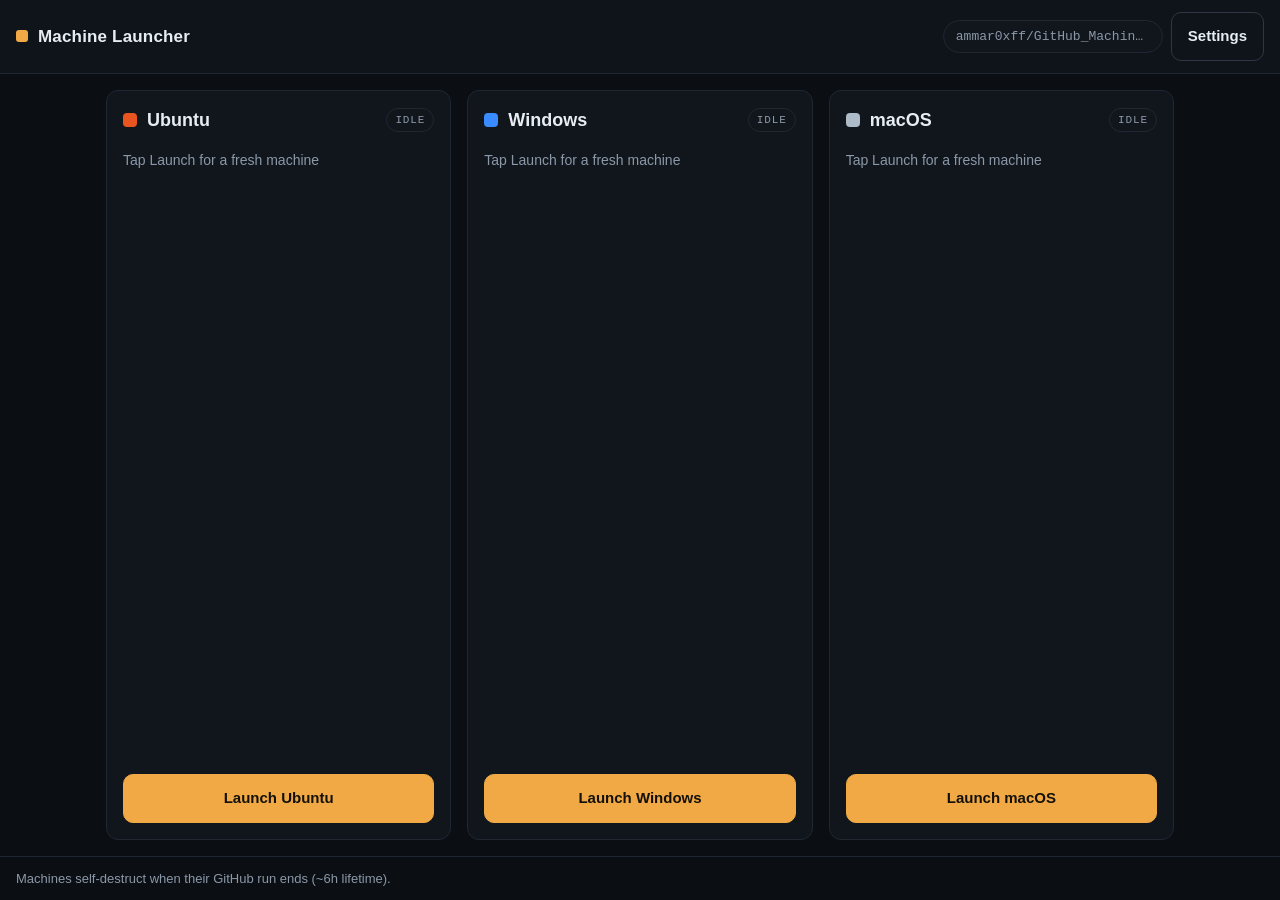
<file: app/index.html>
<!doctype html>
<html lang="en">
  <head>
    <meta charset="utf-8" />
    <meta name="viewport" content="width=device-width, initial-scale=1, viewport-fit=cover" />
    <title>Machine Launcher</title>
    <meta name="description" content="One-tap temporary Ubuntu, Windows and macOS machines. Terminal and desktop straight from a browser." />
    <meta name="theme-color" content="#0b0f14" />
    <link rel="manifest" href="manifest.webmanifest" />
    <link rel="icon" href="icon.svg" type="image/svg+xml" />
    <link rel="stylesheet" href="styles.css" />
  </head>
  <body>
    <header class="topbar">
      <div class="brand">
        <span class="launcher-dot" aria-hidden="true"></span>
        <h1>Machine Launcher</h1>
      </div>
      <div class="topbar-side">
        <code id="repo-chip" class="repo-chip">owner/repo</code>
        <button id="settings-btn" class="btn ghost" aria-label="Open settings">Settings</button>
      </div>
    </header>

    <main id="machines" class="machines" aria-busy="false"></main>

    <footer class="foot">
      <span>Machines self-destruct when their GitHub run ends (~6h lifetime).</span>
      <span id="lastsync" class="muted"></span>
    </footer>

    <div id="overlay" class="overlay hidden"></div>

    <aside id="settings" class="sheet" role="dialog" aria-modal="true" aria-hidden="true" aria-labelledby="settings-title">
      <div class="sheet-head">
        <h2 id="settings-title">Settings</h2>
        <button id="sheet-close" class="btn ghost chip" aria-label="Close settings">&times;</button>
      </div>

      <label class="field">
        <span>Repository</span>
        <input id="set-repo" class="input" type="text" autocapitalize="off" spellcheck="false" placeholder="owner/repo" />
      </label>

      <label class="field">
        <span>GitHub token</span>
        <input id="set-token" class="input" type="password" autocomplete="off" placeholder="ghp_… requires Actions read + write" />
      </label>

      <label class="row field">
        <input id="set-debug" type="checkbox" />
        <span>Show raw run data under each card</span>
      </label>

      <div class="sheet-actions">
        <button id="sheet-save" class="btn primary">Save</button>
        <button id="sheet-drop" class="btn ghost">Clear saved machines</button>
      </div>
      <p id="save-note" class="note" role="status" aria-live="polite"></p>
      <p class="hint">
        Your token is stored only in this browser (localStorage) and sent only to GitHub. A token with
        <strong>Actions: Read and write</strong> is required to launch and track machines. The repo must have the
        <code>.github/workflows/Ubuntu.yml</code>, <code>Windows-machine.yml</code> and <code>macOS.yml</code>
        workflows on <code>main</code>.
      </p>
    </aside>

    <script src="app.js"></script>
    <script src="main.js"></script>
  </body>
</html>
</file>
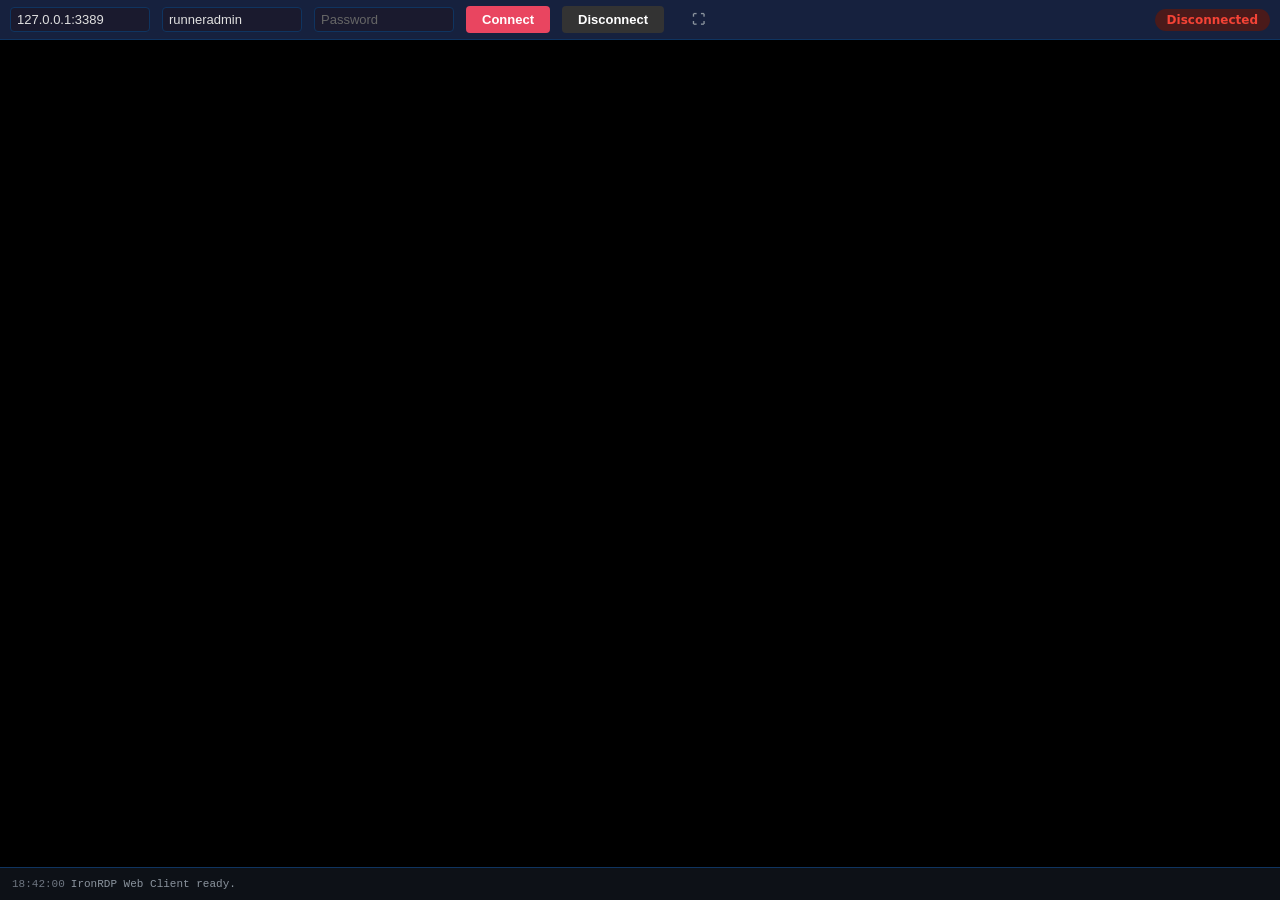
<file: machine-console/rdp/index.html>
<!DOCTYPE html>
<html lang="en">
<head>
    <meta charset="UTF-8">
    <meta name="viewport" content="width=device-width, initial-scale=1.0">
    <title>Remote Desktop</title>
    <link rel="stylesheet" href="style.css">
    <style>
      html, body { background: #111; }
      body { margin: 0; }
      #header { padding: 6px 10px; flex-wrap: wrap; }
      #header h1 { display: none; }
      #header input { padding: 4px 6px; }
      #canvas-container { height: calc(100vh - 44px); }
    </style>
</head>
<body>
    <div id="header">
        <h1>IronRDP</h1>
        <input type="text" id="host" placeholder="Host" value="192.168.2.31:3389">
        <input type="text" id="username" placeholder="Username" value="zxd">
        <input type="password" id="password" placeholder="Password" value="zxd">
        <button id="connect-btn">Connect</button>
        <button id="disconnect-btn" disabled>Disconnect</button>
        <button id="fullscreen-btn" title="Toggle fullscreen">⛶</button>
        <span id="status" class="status-disconnected">Disconnected</span>
    </div>

    <div id="canvas-container">
        <canvas id="rdp-screen" width="1280" height="720" tabindex="0"></canvas>
    </div>

    <div id="file-transfer-panel">
        <div class="ft-header">
            <h3>📁 File Transfer</h3>
            <div class="ft-actions">
                <button class="ft-btn" id="upload-btn" disabled>Upload Files</button>
                <button class="ft-btn primary" id="download-btn" disabled>Request Download</button>
                <input type="file" id="file-input" multiple style="display: none;">
            </div>
        </div>
        <div class="ft-drop-zone" id="drop-zone">
            Drag & drop files here to upload to remote desktop
        </div>
        <div id="file-list"></div>
    </div>

    <div id="log-panel"></div>

    <script type="module">
        import init, {
            setup,
            SessionBuilder,
            DesktopSize,
            InputTransaction,
            DeviceEvent,
            Extension,
            ClipboardData,
        } from './pkg/rdp_client.js';

        import { createLogger } from './lib/logger.js';
        import { createSessionManager } from './lib/session.js';

        const statusEl = document.getElementById('status');
        const logEl = document.getElementById('log-panel');
        const connectBtn = document.getElementById('connect-btn');
        const disconnectBtn = document.getElementById('disconnect-btn');
        const fullscreenBtn = document.getElementById('fullscreen-btn');
        const hostInput = document.getElementById('host');
        const usernameInput = document.getElementById('username');
        const passwordInput = document.getElementById('password');
        const canvas = document.getElementById('rdp-screen');
        const canvasContainer = document.getElementById('canvas-container');
        const fileTransferPanel = document.getElementById('file-transfer-panel');
        const uploadBtn = document.getElementById('upload-btn');
        const downloadBtn = document.getElementById('download-btn');
        const fileInput = document.getElementById('file-input');
        const dropZone = document.getElementById('drop-zone');
        const fileListEl = document.getElementById('file-list');

        const { log, setStatus, formatError } = createLogger(logEl, statusEl);

        const q = new URLSearchParams(location.search);
        hostInput.value = q.get('host') || '127.0.0.1:3389';
        usernameInput.value = q.get('user') || 'runneradmin';
        passwordInput.value = q.get('pass') || '';

        const sessionManager = createSessionManager({
            canvas, statusEl, connectBtn, disconnectBtn, fileTransferPanel,
            uploadBtn, downloadBtn, fileInput, dropZone, fileListEl,
            hostInput, usernameInput, passwordInput,
            SessionBuilder, DesktopSize, Extension, DeviceEvent, InputTransaction, ClipboardData,
            init, setup, log, setStatus, formatError
        });

        connectBtn.addEventListener('click', sessionManager.connect);
        disconnectBtn.addEventListener('click', sessionManager.disconnect);

        [hostInput, usernameInput, passwordInput].forEach(el => {
            el.addEventListener('keydown', (e) => {
                if (e.key === 'Enter' && !connectBtn.disabled) sessionManager.connect();
            });
        });

        fullscreenBtn.addEventListener('click', () => {
            if (!document.fullscreenElement) {
                canvasContainer.requestFullscreen().catch(() => {});
            } else {
                document.exitFullscreen().catch(() => {});
            }
        });

        log('IronRDP Web Client ready.');
        if (passwordInput.value) setTimeout(sessionManager.connect, 50);
    </script>
</body>
</html>
</file>
<file: app/styles.css>
:root {
  --bg: #0b0f14;
  --bg2: #0f141b;
  --surface: #11161d;
  --surface2: #151c25;
  --border: #1f2733;
  --border-strong: #2d3745;
  --text: #e6edf3;
  --muted: #8b98a8;
  --accent: #f0a944;
  --accent-ink: #14100a;
  --accent-soft: #1b1610;
  --danger: #e5484d;
  --ok: #3fb950;
  --code: #7ee0a3;
  --radius: 12px;
  --font: -apple-system, BlinkMacSystemFont, "Segoe UI", Roboto, "Helvetica Neue", Arial, sans-serif;
  --mono: ui-monospace, SFMono-Regular, "SF Mono", Menlo, Consolas, "Liberation Mono", monospace;
}

*,
*::before,
*::after {
  box-sizing: border-box;
}

html {
  color-scheme: dark;
}

body {
  margin: 0;
  background: var(--bg);
  color: var(--text);
  font-family: var(--font);
  font-size: 16px;
  line-height: 1.5;
  -webkit-font-smoothing: antialiased;
  min-height: 100dvh;
  display: flex;
  flex-direction: column;
}

code,
pre {
  font-family: var(--mono);
}

/* ------------------------------- top bar ---------------------------------- */

.topbar {
  display: flex;
  align-items: center;
  justify-content: space-between;
  gap: 12px;
  padding-top: max(12px, env(safe-area-inset-top));
  padding-bottom: 12px;
  padding-inline: 16px;
  border-bottom: 1px solid var(--border);
  background: var(--bg2);
}

.brand {
  display: flex;
  align-items: center;
  gap: 10px;
  min-width: 0;
}
.brand h1 {
  font-size: 17px;
  font-weight: 650;
  letter-spacing: 0.01em;
  margin: 0;
  white-space: nowrap;
  overflow: hidden;
  text-overflow: ellipsis;
}
.launcher-dot {
  width: 12px;
  height: 12px;
  border-radius: 3px;
  background: var(--accent);
  flex: none;
}

.topbar-side {
  display: flex;
  align-items: center;
  gap: 8px;
}
.repo-chip {
  color: var(--muted);
  font-size: 13px;
  background: var(--surface);
  border: 1px solid var(--border);
  border-radius: 999px;
  padding: 6px 12px;
  white-space: nowrap;
  overflow: hidden;
  text-overflow: ellipsis;
  max-width: 220px;
}

/* -------------------------------- cards ----------------------------------- */

.machines {
  flex: 1;
  display: grid;
  grid-template-columns: repeat(auto-fit, minmax(300px, 1fr));
  gap: 16px;
  padding: 16px;
  max-width: 1100px;
  width: 100%;
  margin: 0 auto;
}

.card {
  background: var(--surface);
  border: 1px solid var(--border);
  border-radius: var(--radius);
  padding: 16px;
  display: flex;
  flex-direction: column;
  gap: 16px;
  transition: border-color 0.15s ease;
}

.card-head {
  display: flex;
  align-items: center;
  gap: 10px;
}
.os-dot {
  width: 14px;
  height: 14px;
  border-radius: 4px;
  flex: none;
}
.os-dot.ubuntu {
  background: #e95420;
}
.os-dot.windows {
  background: #3a8bff;
}
.os-dot.macos {
  background: #adbac7;
}
.os-name {
  font-size: 18px;
  font-weight: 650;
  margin: 0;
  flex: 1;
}

.card-state {
  font-family: var(--mono);
  font-size: 11px;
  letter-spacing: 0.08em;
  padding: 3px 8px;
  border-radius: 999px;
  border: 1px solid var(--border);
  color: var(--muted);
}
.card-state.ok {
  color: var(--ok);
  border-color: color-mix(in srgb, var(--ok) 40%, transparent);
}
.card-state.busy {
  color: var(--accent);
  border-color: color-mix(in srgb, var(--accent) 40%, transparent);
}
.card-state.bad {
  color: var(--danger);
  border-color: color-mix(in srgb, var(--danger) 40%, transparent);
}

.status {
  margin: 0;
  color: var(--muted);
  font-size: 14px;
  min-height: 21px;
  word-break: break-word;
}
.timer {
  font-family: var(--mono);
  color: var(--accent);
  font-variant-numeric: tabular-nums;
}

.card-body {
  display: flex;
  flex-direction: column;
  gap: 12px;
  margin-top: auto;
}

/* ------------------------------- portals ---------------------------------- */

.portals {
  display: grid;
  grid-template-columns: repeat(auto-fit, minmax(120px, 1fr));
  gap: 8px;
}
.portal {
  position: relative;
  display: flex;
  flex-direction: column;
  gap: 4px;
  text-align: left;
  padding: 10px 10px 44px;
  background: var(--surface2);
  border: 1px solid var(--border);
  border-radius: 10px;
  color: var(--text);
  font: inherit;
  cursor: default;
  min-height: 64px;
  transition: border-color 0.15s ease, background 0.15s ease;
}
.portal.muted {
  cursor: default;
  opacity: 0.65;
}
.portal-label {
  display: inline-flex;
  align-items: center;
  gap: 6px;
  flex-wrap: wrap;
  font-weight: 600;
  font-size: 14px;
}
.portal-tag {
  font-family: var(--mono);
  font-size: 10px;
  font-weight: 700;
  line-height: 1;
  letter-spacing: 0.06em;
  text-transform: uppercase;
  padding: 3px 6px;
  border-radius: 5px;
  border: 1px solid currentColor;
}
.portal-tag.vnc {
  color: var(--accent);
  background: var(--accent-soft);
}
.portal-tag.rdp {
  color: var(--danger);
  background: color-mix(in oklch, var(--danger) 16%, transparent);
}
.portal-url {
  font-size: 12px;
  color: var(--code);
  word-break: break-all;
}
.portal-na {
  font-size: 12px;
  color: var(--muted);
}
.portal-open::before,
.portal-copy::before {
  content: "";
  position: absolute;
  inset: -6px;
  border-radius: inherit;
}
.portal-open,
.portal-copy {
  position: absolute;
  bottom: 10px;
  font-family: var(--mono);
  font-size: 12px;
  font-weight: 600;
  padding: 6px 10px;
  border-radius: 6px;
  border: 1px solid var(--border-strong);
  background: transparent;
  color: var(--text);
  text-decoration: none;
  cursor: pointer;
}
.portal-open {
  left: 10px;
}
.portal-copy {
  right: 10px;
}
.portal-copy.wide {
  right: auto;
  left: 10px;
}
.portal-open:hover,
.portal-copy:hover {
  border-color: var(--accent);
  color: var(--accent);
}
.portal-copy.copied {
  border-color: var(--ok);
  color: var(--ok);
}
.portal.console {
  grid-column: 1 / -1;
  background: var(--accent-soft);
  border-color: var(--border-strong);
}
.portal.console .portal-label {
  font-size: 16px;
}
.portal.console .portal-open {
  background: var(--accent);
  color: var(--accent-ink);
  border-color: var(--accent);
  font-weight: 700;
}
.portal.console .portal-open:hover {
  filter: brightness(1.06);
  color: var(--accent-ink);
}

.lifetime {
  color: var(--muted);
  font-size: 13px;
  margin: 0;
}
.lifetime .timer {
  font-variant-numeric: tabular-nums;
}
.lifetime.warn {
  color: var(--accent);
}
.lifetime.warn .timer {
  font-weight: 700;
}
.lifetime.danger {
  color: var(--danger);
}
.lifetime.danger .timer {
  color: var(--danger);
  font-weight: 700;
}

/* -------------------------------- buttons --------------------------------- */

.btn {
  font: inherit;
  font-weight: 600;
  font-size: 15px;
  color: var(--text);
  background: var(--surface2);
  border: 1px solid var(--border-strong);
  border-radius: 10px;
  padding: 12px 16px;
  min-height: 44px;
  display: inline-flex;
  align-items: center;
  justify-content: center;
  gap: 8px;
  cursor: pointer;
  text-decoration: none;
  transition: border-color 0.15s ease, background 0.15s ease, transform 0.05s ease;
}
.btn.primary {
  background: var(--accent);
  border-color: var(--accent);
  color: var(--accent-ink);
}
.btn.stop,
.btn.danger {
  background: var(--danger);
  border-color: var(--danger);
  color: #fff;
}
.btn.ghost {
  background: transparent;
}
.btn:active {
  transform: translateY(1px);
}
.btn:disabled {
  opacity: 0.55;
  cursor: default;
}
@media (hover: hover) and (pointer: fine) {
  .btn:not(:disabled):hover {
    border-color: var(--accent);
  }
  .btn.primary:not(:disabled):hover,
  .btn.stop:not(:disabled):hover,
  .btn.danger:not(:disabled):hover {
    filter: brightness(1.06);
  }
  .card:hover {
    border-color: var(--border-strong);
  }
}
.btn.chip {
  padding: 6px 12px;
  min-height: 32px;
  border-radius: 999px;
  font-size: 16px;
  line-height: 1;
}

.minirow {
  display: flex;
  align-items: center;
  gap: 8px;
  flex-wrap: wrap;
}
.run-id {
  font-size: 13px;
  color: var(--muted);
  min-width: 0;
  font-variant-numeric: tabular-nums;
}

.errline {
  color: var(--danger);
  font-size: 14px;
  margin: 0;
}

.note-line {
  color: var(--muted);
  font-size: 13px;
  margin: 0;
  padding: 8px 10px;
  background: var(--surface2);
  border: 1px dashed var(--border-strong);
  border-radius: 8px;
}

.debug {
  background: var(--bg);
  color: var(--muted);
  border: 1px solid var(--border);
  border-radius: 10px;
  padding: 10px;
  font-size: 11px;
  overflow: auto;
  max-height: 220px;
  margin: 0;
}

/* --------------------------------- footer --------------------------------- */

.foot {
  display: flex;
  justify-content: space-between;
  flex-wrap: wrap;
  gap: 8px;
  padding-top: 12px;
  padding-inline: 16px;
  padding-bottom: max(12px, env(safe-area-inset-bottom));
  color: var(--muted);
  font-size: 13px;
  border-top: 1px solid var(--border);
}
.muted {
  color: var(--muted);
}

/* -------------------------------- settings --------------------------------- */

.overlay {
  position: fixed;
  inset: 0;
  background: rgba(0, 0, 0, 0.55);
  z-index: 40;
}
.overlay.hidden,
.sheet[aria-hidden="true"] {
  display: none;
}

.sheet {
  position: fixed;
  top: 0;
  right: 0;
  height: 100dvh;
  width: min(420px, 100vw);
  background: var(--bg2);
  border-left: 1px solid var(--border);
  z-index: 50;
  padding: 16px;
  padding-top: max(16px, env(safe-area-inset-top));
  display: flex;
  flex-direction: column;
  gap: 16px;
  overflow-y: auto;
}
.sheet-head {
  display: flex;
  align-items: center;
  justify-content: space-between;
}
.sheet-head h2 {
  font-size: 18px;
  margin: 0;
}

.field {
  display: flex;
  flex-direction: column;
  gap: 6px;
  color: var(--muted);
  font-size: 14px;
  font-weight: 600;
}
.field.row {
  flex-direction: row;
  align-items: center;
  font-weight: 500;
  gap: 10px;
}
.field input {
  box-sizing: border-box;
  width: 100%;
}
.field.row input {
  width: auto;
  min-height: 20px;
}

.input {
  font: inherit;
  font-size: 16px;
  color: var(--text);
  background: var(--surface);
  border: 1px solid var(--border-strong);
  border-radius: 10px;
  padding: 12px 12px;
  min-height: 44px;
  width: 100%;
}
.input:focus-visible {
  outline: 2px solid var(--accent);
  outline-offset: 1px;
}

.sheet-actions {
  display: flex;
  gap: 8px;
  flex-wrap: wrap;
}
.note {
  min-height: 20px;
  margin: 0;
  font-size: 14px;
  color: var(--ok);
}
.hint {
  color: var(--muted);
  font-size: 13px;
  margin: 0;
}
.hint code {
  font-size: 12px;
  background: var(--surface);
  border: 1px solid var(--border);
  border-radius: 5px;
  padding: 1px 5px;
}

/* ------------------------------ a11y + motion ------------------------------ */

:focus-visible {
  outline: 2px solid var(--accent);
  outline-offset: 2px;
}

@media (prefers-reduced-motion: reduce) {
  *,
  *::before,
  *::after {
    transition: none !important;
    animation: none !important;
  }
}
@media (max-width: 480px) {
  .topbar {
    padding: max(12px, env(safe-area-inset-top)) 12px 12px;
  }
  .machines {
    padding: 12px;
    grid-template-columns: 1fr;
  }
}
</file>
<file: machine-console/rdp/style.css>
* { margin: 0; padding: 0; box-sizing: border-box; }
body {
    background: #1a1a2e;
    color: #e0e0e0;
    font-family: 'Segoe UI', system-ui, -apple-system, sans-serif;
    min-height: 100vh;
    display: flex;
    flex-direction: column;
}

#header {
    background: #16213e;
    padding: 8px 16px;
    display: flex;
    align-items: center;
    gap: 12px;
    border-bottom: 1px solid #0f3460;
    flex-shrink: 0;
}
#header h1 {
    font-size: 16px;
    font-weight: 600;
    color: #e94560;
    margin-right: 16px;
}
#header input {
    padding: 6px 10px;
    border-radius: 4px;
    border: 1px solid #0f3460;
    background: #1a1a2e;
    color: #e0e0e0;
    font-size: 13px;
    width: 140px;
}
#header input::placeholder { color: #666; }
#header button {
    padding: 6px 16px;
    border-radius: 4px;
    border: none;
    font-size: 13px;
    font-weight: 600;
    cursor: pointer;
    transition: background 0.2s;
}
#connect-btn {
    background: #e94560;
    color: white;
}
#connect-btn:hover { background: #c73e54; }
#connect-btn:disabled { background: #555; cursor: not-allowed; }
#disconnect-btn {
    background: #533483;
    color: white;
}
#disconnect-btn:hover { background: #6b44a0; }
#disconnect-btn:disabled { background: #333; cursor: not-allowed; }

#status {
    padding: 4px 12px;
    border-radius: 12px;
    font-size: 12px;
    font-weight: 600;
    margin-left: auto;
}
.status-disconnected { background: #4a1a1a; color: #f44336; }
.status-connecting { background: #3a3a1a; color: #ffc107; }
.status-connected { background: #1a472a; color: #4caf50; }

#canvas-container {
    flex: 1;
    display: flex;
    align-items: center;
    justify-content: center;
    overflow: hidden;
    background: #000;
}
#rdp-screen {
    display: block;
    background: #000;
    outline: none;
}

#log-panel {
    background: #0d1117;
    border-top: 1px solid #0f3460;
    max-height: 180px;
    overflow-y: auto;
    padding: 8px 12px;
    font-family: 'JetBrains Mono', 'Fira Code', 'Courier New', monospace;
    font-size: 11px;
    line-height: 1.5;
    flex-shrink: 0;
}
.log-entry { white-space: pre-wrap; word-break: break-all; }
.log-info { color: #8b949e; }
.log-success { color: #3fb950; }
.log-error { color: #f85149; }
.log-warn { color: #d29922; }
.log-time { color: #6e7681; margin-right: 6px; }

#fullscreen-btn {
    background: transparent;
    color: #8b949e;
    border: 1px solid #30363d;
    padding: 4px 8px;
    font-size: 12px;
    border-radius: 4px;
    cursor: pointer;
}
#fullscreen-btn:hover { background: #30363d; color: #e0e0e0; }

#file-transfer-panel {
    background: #16213e;
    border-top: 1px solid #0f3460;
    padding: 12px 16px;
    display: none;
    flex-direction: column;
    gap: 10px;
    flex-shrink: 0;
}
#file-transfer-panel.visible { display: flex; }
.ft-header {
    display: flex;
    align-items: center;
    justify-content: space-between;
}
.ft-header h3 {
    font-size: 14px;
    color: #e94560;
    margin: 0;
}
.ft-actions {
    display: flex;
    gap: 8px;
}
.ft-btn {
    padding: 6px 12px;
    border-radius: 4px;
    border: none;
    font-size: 12px;
    font-weight: 600;
    cursor: pointer;
    background: #533483;
    color: white;
}
.ft-btn:hover { background: #6b44a0; }
.ft-btn:disabled { background: #555; cursor: not-allowed; }
.ft-btn.primary { background: #e94560; }
.ft-btn.primary:hover { background: #c73e54; }

#file-list {
    max-height: 150px;
    overflow-y: auto;
    background: #0d1117;
    border: 1px solid #0f3460;
    border-radius: 4px;
    padding: 8px;
}
.ft-item {
    display: flex;
    align-items: center;
    justify-content: space-between;
    padding: 6px 8px;
    border-bottom: 1px solid #21262d;
    font-size: 12px;
}
.ft-item:last-child { border-bottom: none; }
.ft-item-name { flex: 1; color: #8b949e; }
.ft-item-size { color: #6e7681; margin: 0 12px; }
.ft-item-status { color: #3fb950; font-weight: 600; }
.ft-item-status.downloading { color: #ffc107; }
.ft-item-status.error { color: #f85149; }

.ft-drop-zone {
    border: 2px dashed #0f3460;
    border-radius: 4px;
    padding: 16px;
    text-align: center;
    color: #6e7681;
    font-size: 12px;
    transition: all 0.2s;
}
.ft-drop-zone.dragover {
    border-color: #e94560;
    background: rgba(233, 69, 96, 0.1);
    color: #e94560;
}
</file>
